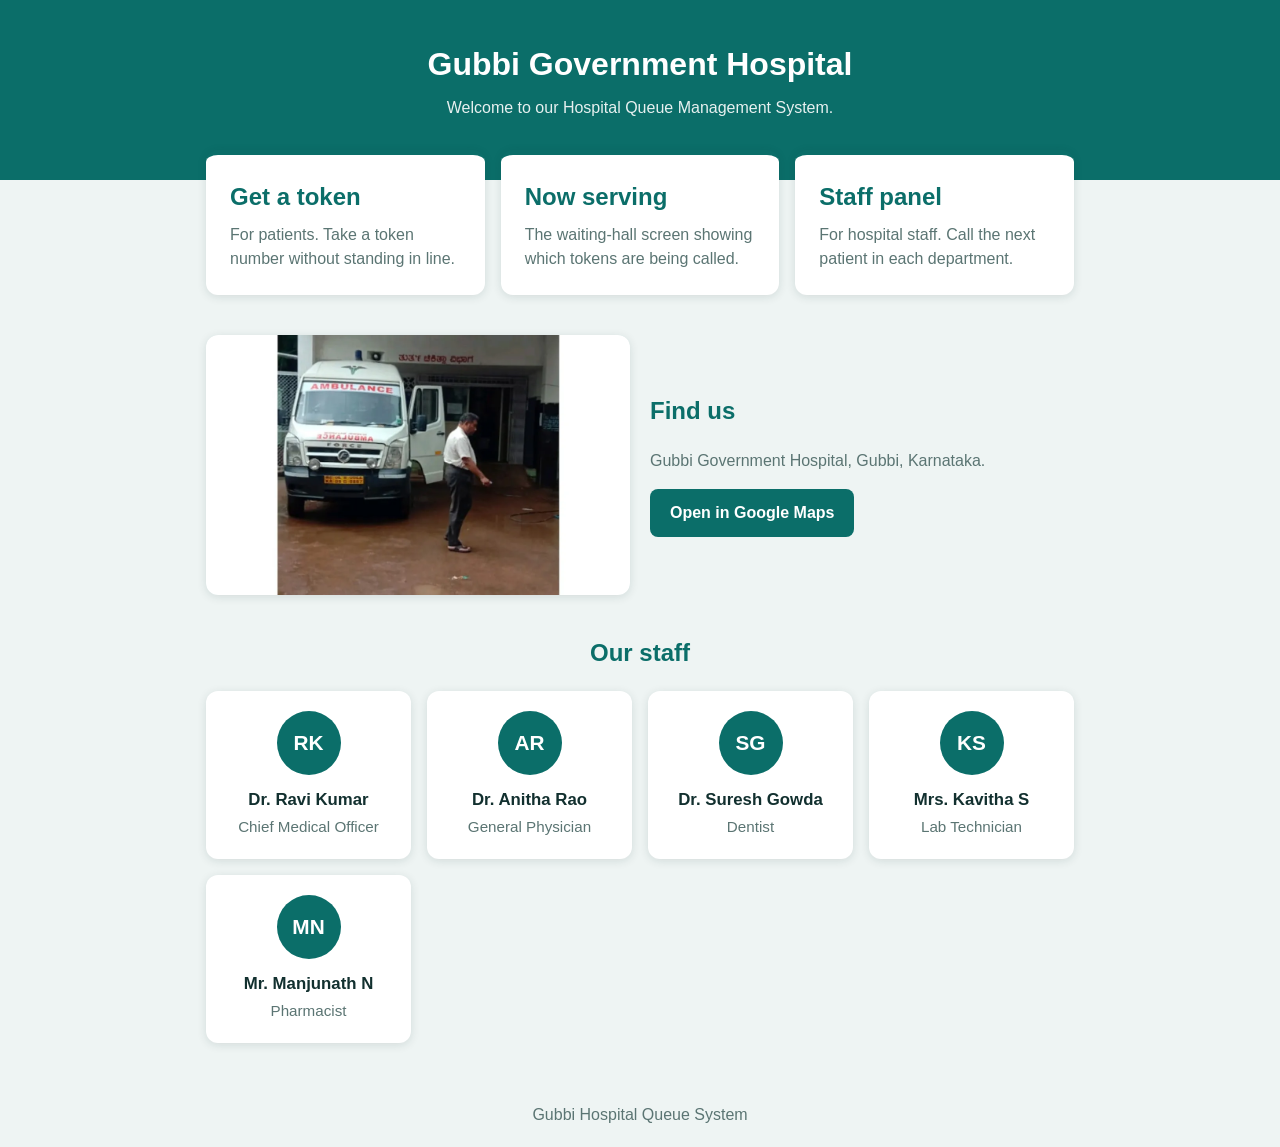
<file: index.html>
<!DOCTYPE html>
<html lang="en">
<head>
  <meta charset="UTF-8">
  <meta name="viewport" content="width=device-width, initial-scale=1">
  <title>Gubbi Government Hospital</title>
  <link rel="stylesheet" href="style.css">
</head>
<body>

  <header class="hero">
    <h1>Gubbi Government Hospital</h1>
    <p>Welcome to our Hospital Queue Management System.</p>
  </header>

  <main class="cards">
    <a class="card" href="token.html">
      <h2>Get a token</h2>
      <p>For patients. Take a token number without standing in line.</p>
    </a>
    <a class="card" href="display.html">
      <h2>Now serving</h2>
      <p>The waiting-hall screen showing which tokens are being called.</p>
    </a>
    <a class="card" href="staff.html">
      <h2>Staff panel</h2>
      <p>For hospital staff. Call the next patient in each department.</p>
    </a>
  </main>

  <!-- Hospital photo and location -->
  <section class="about">
    <div class="photo">
      <img src="hospital.webp" alt="Gubbi Government Hospital building"
           onerror="this.parentElement.classList.add('no-photo'); this.remove();">
      <span>Hospital photo coming soon</span>
    </div>
    <div class="about-text">
      <h2>Find us</h2>
      <p>Gubbi Government Hospital, Gubbi, Karnataka.</p>
      <a class="map-btn" href="https://maps.google.com/maps?ftid=0x3bb0241768e32f27:0xfee0687d58b09d28&hl=en&gl=in" target="_blank" rel="noopener">Open in Google Maps</a>
    </div>
  </section>

  <!-- Staff (SAMPLE NAMES - replace with real staff) -->
  <section class="staff">
    <h2>Our staff</h2>
    <div class="staff-grid">
      <div class="person">
        <div class="avatar">RK</div>
        <h3>Dr. Ravi Kumar</h3>
        <p>Chief Medical Officer</p>
      </div>
      <div class="person">
        <div class="avatar">AR</div>
        <h3>Dr. Anitha Rao</h3>
        <p>General Physician</p>
      </div>
      <div class="person">
        <div class="avatar">SG</div>
        <h3>Dr. Suresh Gowda</h3>
        <p>Dentist</p>
      </div>
      <div class="person">
        <div class="avatar">KS</div>
        <h3>Mrs. Kavitha S</h3>
        <p>Lab Technician</p>
      </div>
      <div class="person">
        <div class="avatar">MN</div>
        <h3>Mr. Manjunath N</h3>
        <p>Pharmacist</p>
      </div>
    </div>
  </section>

  <footer>Gubbi Hospital Queue System</footer>

</body>
</html>
</file>
<file: style.css>
:root {
  --bg: #eef4f3;
  --card: #ffffff;
  --ink: #12302f;
  --muted: #5b7573;
  --primary: #0b6e69;
  --primary-dark: #084f4b;
  --line: #c9dbd9;
}

* { box-sizing: border-box; }

body {
  margin: 0;
  background: var(--bg);
  color: var(--ink);
  font-family: "Segoe UI", Roboto, Arial, sans-serif;
  line-height: 1.5;
}

/* ---------- Top banner ---------- */
.hero {
  background: var(--primary);
  color: #fff;
  text-align: center;
  padding: 40px 20px 60px;
}
.hero h1 { margin: 0 0 8px; font-size: 2rem; }
.hero p { margin: 0; opacity: 0.9; }
.hero a { color: #fff; }

/* ---------- Homepage cards ---------- */
.cards {
  max-width: 900px;
  margin: -30px auto 40px;
  padding: 0 16px;
  display: grid;
  grid-template-columns: repeat(auto-fit, minmax(240px, 1fr));
  gap: 16px;
}
.card {
  display: block;
  background: var(--card);
  color: var(--ink);
  text-decoration: none;
  padding: 24px;
  border-radius: 12px;
  border-top: 5px solid var(--primary);
  box-shadow: 0 2px 10px rgba(18, 48, 47, 0.12);
}
.card:hover { transform: translateY(-3px); }
.card h2 { margin: 0 0 8px; color: var(--primary); }
.card p { margin: 0; color: var(--muted); }

footer { text-align: center; color: var(--muted); padding: 20px; }

/* ---------- Staff page ---------- */
.panel {
  max-width: 900px;
  margin: -30px auto 40px;
  padding: 0 16px;
  display: grid;
  grid-template-columns: repeat(auto-fit, minmax(260px, 1fr));
  gap: 16px;
}
.dept {
  background: var(--card);
  padding: 24px;
  border-radius: 12px;
  text-align: center;
  box-shadow: 0 2px 10px rgba(18, 48, 47, 0.12);
}
.dept h2 { margin: 0; }
.dept .small { color: var(--muted); margin: 12px 0 0; }
.dept .big { font-size: 2.6rem; font-weight: 700; color: var(--primary); margin: 0; }

button {
  width: 100%;
  margin-top: 16px;
  padding: 12px;
  font-size: 1rem;
  font-weight: 600;
  color: #fff;
  background: var(--primary);
  border: none;
  border-radius: 8px;
  cursor: pointer;
}
button:hover { background: var(--primary-dark); }
button.reset { max-width: 260px; background: transparent; color: #b3261e; border: 2px solid #b3261e; }
button.reset:hover { background: #fbe9e7; }

.message { text-align: center; min-height: 1.5em; color: var(--primary-dark); font-weight: 600; }
.center { text-align: center; padding: 0 16px 40px; }

/* ---------- Now-serving screen (dark, for a big TV) ---------- */
body.board { background: #0d2423; color: #fff; }
body.board .hero { background: #0b6e69; }
.board-grid {
  max-width: 1000px;
  margin: -30px auto 20px;
  padding: 0 16px;
  display: grid;
  grid-template-columns: repeat(auto-fit, minmax(300px, 1fr));
  gap: 16px;
}
.board-row {
  background: #143a38;
  border-radius: 12px;
  padding: 24px;
  text-align: center;
}
.board-row h2 { margin: 0; color: #9fd6d1; font-weight: 600; }
.board-row .token { font-size: 4.5rem; font-weight: 700; margin: 4px 0; letter-spacing: 2px; }
.board-row .waiting { margin: 0; color: #9fd6d1; }
.hint { text-align: center; color: #9fd6d1; padding-bottom: 30px; }
/* ---------- Homepage: photo and location ---------- */
.about {
  max-width: 900px;
  margin: 0 auto 40px;
  padding: 0 16px;
  display: grid;
  grid-template-columns: repeat(auto-fit, minmax(280px, 1fr));
  gap: 20px;
  align-items: center;
}
.photo {
  background: #cfe3e1;
  border-radius: 12px;
  overflow: hidden;
  box-shadow: 0 2px 10px rgba(18, 48, 47, 0.12);
}
.photo img { display: block; width: 100%; height: 260px; object-fit: cover; }
.photo span { display: none; color: var(--muted); text-align: center; padding: 110px 16px; }
.photo.no-photo span { display: block; }

.about-text h2 { margin-top: 0; color: var(--primary); }
.about-text p { margin: 0 0 16px; color: var(--muted); }
.map-btn {
  display: inline-block;
  padding: 12px 20px;
  background: var(--primary);
  color: #fff;
  text-decoration: none;
  font-weight: 600;
  border-radius: 8px;
}
.map-btn:hover { background: var(--primary-dark); }

/* ---------- Homepage: staff ---------- */
.staff { max-width: 900px; margin: 0 auto 40px; padding: 0 16px; }
.staff h2 { text-align: center; color: var(--primary); }
.staff-grid {
  display: grid;
  grid-template-columns: repeat(auto-fit, minmax(170px, 1fr));
  gap: 16px;
}
.person {
  background: var(--card);
  border-radius: 12px;
  padding: 20px;
  text-align: center;
  box-shadow: 0 2px 10px rgba(18, 48, 47, 0.12);
}
.avatar {
  width: 64px;
  height: 64px;
  margin: 0 auto 12px;
  border-radius: 50%;
  background: var(--primary);
  color: #fff;
  display: flex;
  align-items: center;
  justify-content: center;
  font-weight: 700;
  font-size: 1.3rem;
}
.person h3 { margin: 0; font-size: 1.05rem; }
.person p { margin: 4px 0 0; color: var(--muted); font-size: 0.95rem; }
</file>
